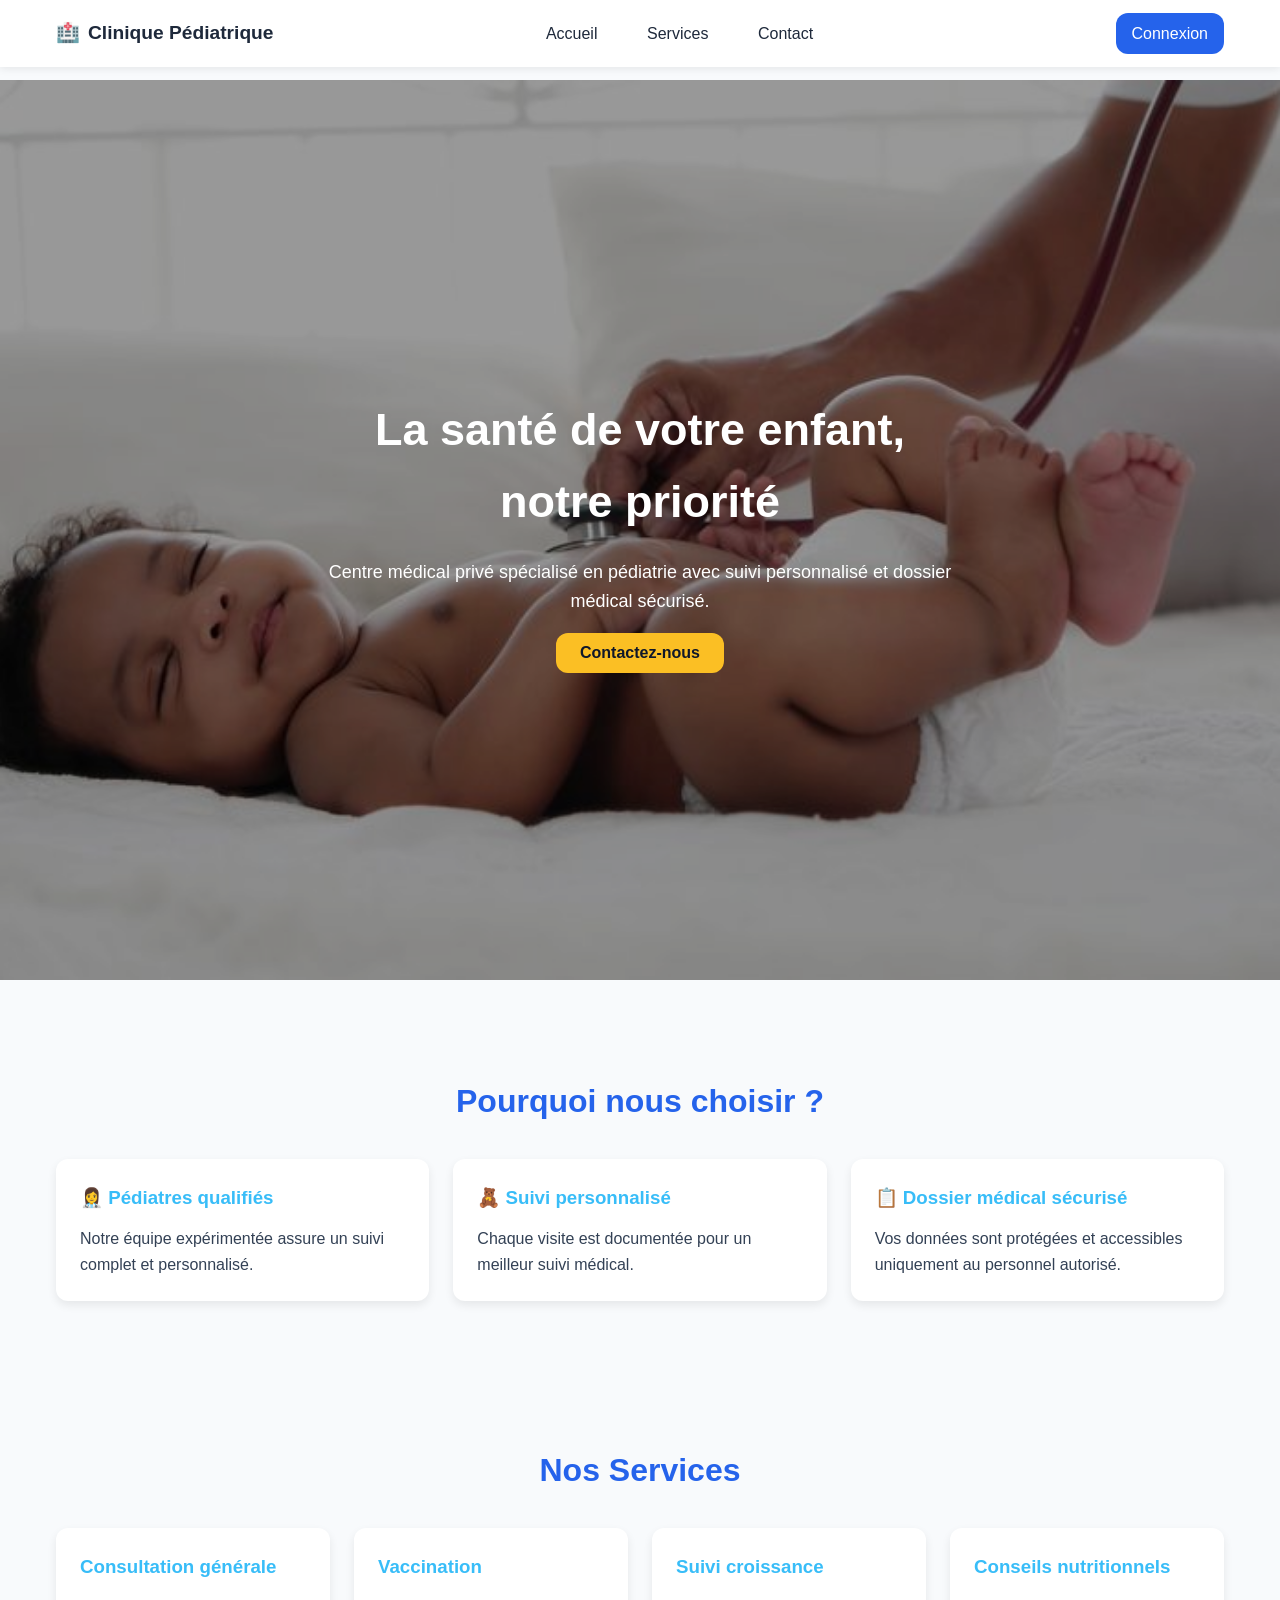
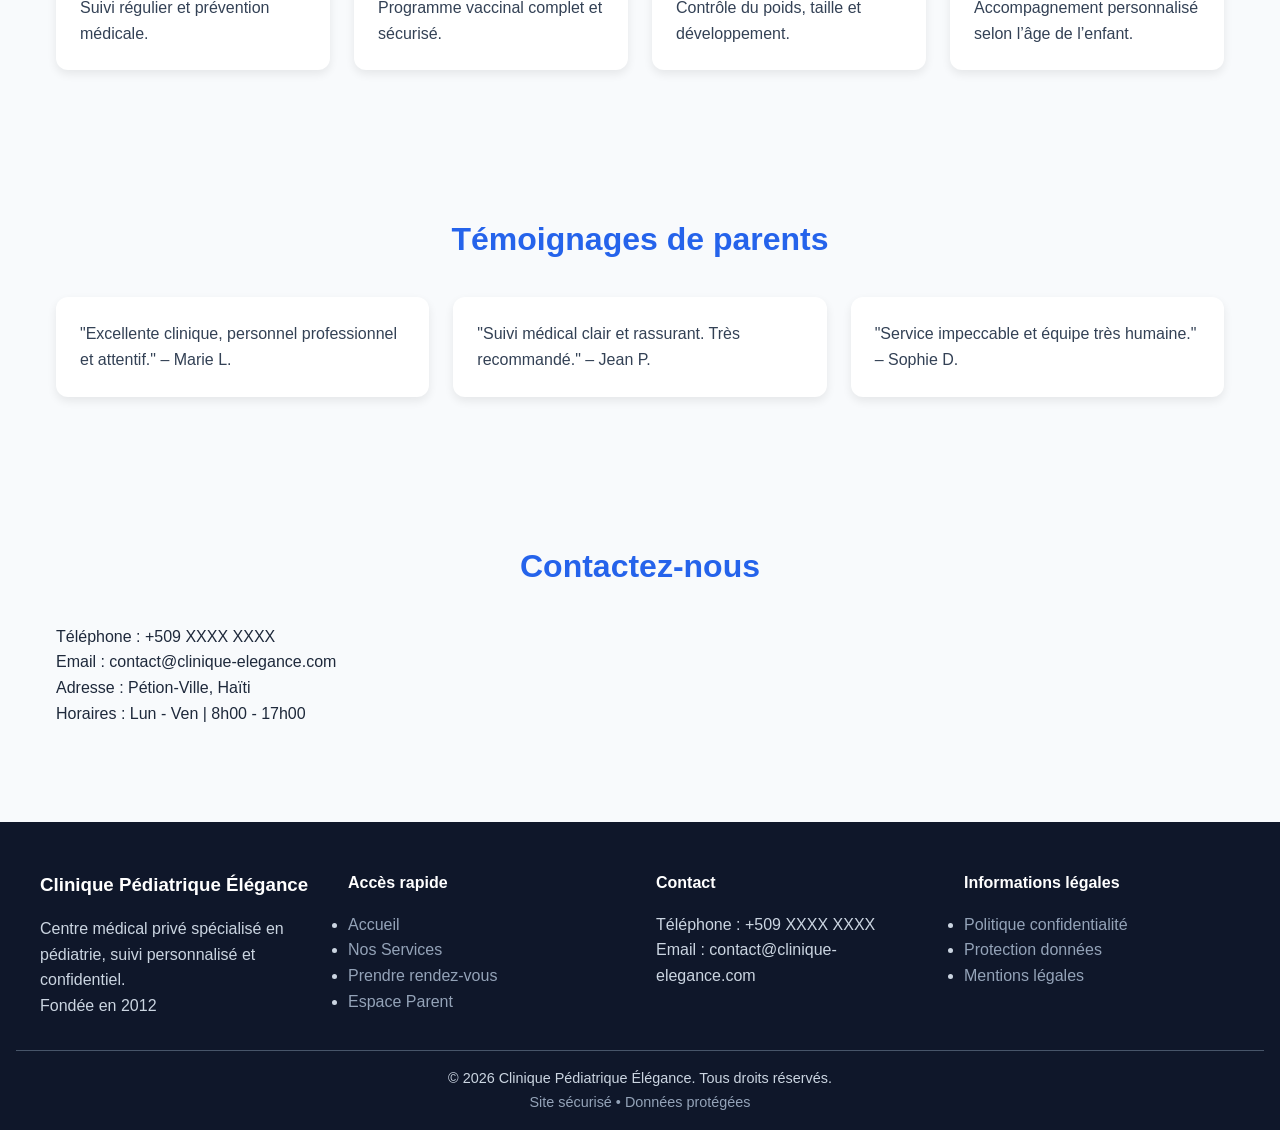
<file: index.html>
<!DOCTYPE html>
<html lang="fr">
<head>
  <meta charset="UTF-8">
  <meta name="viewport" content="width=device-width, initial-scale=1.0">
  <title>Clinique Pédiatrique Élégance</title>
  <link rel="stylesheet" href="css/index.css">
</head>
<body>

<!-- ================= NAVBAR PRO ================= -->
<nav class="navbar">

  <div class="nav-container">

    <!-- LOGO -->
    <div class="logo">
      <span class="logo-icon">🏥</span>
      <span class="logo-text">Clinique Pédiatrique</span>
    </div>

    <!-- MENU TOGGLE MOBILE -->
    <div class="menu-toggle">&#9776;</div>

    <!-- NAVIGATION -->
        <div class="nav-links">
            <a href="index.html">Accueil</a>
            <a href="service.html">Services</a>
            <a href="contact.html">Contact</a>

            <!-- bouton mobile -->
            <a href="login.html" class="mobile-login">Connexion</a>
        </div>

        <!-- bouton desktop -->
        <a href="login.html" class="btn-login desktop-login">Connexion</a>

  </div>

</nav>


<!-- ================= HERO AVEC SLIDER ================= -->
<section class="hero" id="home">

  <!-- SLIDER IMAGES -->
  <div class="slide active">
    <img src="images/slide1.jpg" alt="Clinique">
  </div>

  <div class="slide">
    <img src="images/slide2.jpg" alt="Pédiatrie">
  </div>

  <div class="slide">
    <img src="images/slide3.jpg" alt="Soins enfants">
  </div>

  <!-- TEXTE AU CENTRE -->
  <div class="hero-content">
    <h1>La santé de votre enfant, notre priorité</h1>
    <p>
      Centre médical privé spécialisé en pédiatrie avec suivi personnalisé 
      et dossier médical sécurisé.
    </p>
    <a href="register.html" class="btn btn-primary">
      Contactez-nous
    </a>
  </div>

</section>


<!-- ================= POURQUOI ================= -->
<section class="section" id="why">
  <h2>Pourquoi nous choisir ?</h2>

  <div class="cards-container">

    <div class="card">
      <h3>👩‍⚕️ Pédiatres qualifiés</h3>
      <p>Notre équipe expérimentée assure un suivi complet et personnalisé.</p>
    </div>

    <div class="card">
      <h3>🧸 Suivi personnalisé</h3>
      <p>Chaque visite est documentée pour un meilleur suivi médical.</p>
    </div>

    <div class="card">
      <h3>📋 Dossier médical sécurisé</h3>
      <p>Vos données sont protégées et accessibles uniquement au personnel autorisé.</p>
    </div>

  </div>
</section>


<!-- ================= SERVICES ================= -->
<section class="section" id="services">
  <h2>Nos Services</h2>

  <div class="cards-container">

    <div class="card">
      <h3>Consultation générale</h3>
      <p>Suivi régulier et prévention médicale.</p>
    </div>

    <div class="card">
      <h3>Vaccination</h3>
      <p>Programme vaccinal complet et sécurisé.</p>
    </div>

    <div class="card">
      <h3>Suivi croissance</h3>
      <p>Contrôle du poids, taille et développement.</p>
    </div>

    <div class="card">
      <h3>Conseils nutritionnels</h3>
      <p>Accompagnement personnalisé selon l’âge de l’enfant.</p>
    </div>

  </div>
</section>


<!-- ================= TESTIMONIALS ================= -->
<section class="section" id="testimonials">
  <h2>Témoignages de parents</h2>

  <div class="cards-container">

    <div class="card">
      <p>"Excellente clinique, personnel professionnel et attentif." – Marie L.</p>
    </div>

    <div class="card">
      <p>"Suivi médical clair et rassurant. Très recommandé." – Jean P.</p>
    </div>

    <div class="card">
      <p>"Service impeccable et équipe très humaine." – Sophie D.</p>
    </div>

  </div>
</section>


<!-- ================= CONTACT ================= -->
<section class="section" id="contact">
  <h2>Contactez-nous</h2>

  <p>Téléphone : +509 XXXX XXXX</p>
  <p>Email : contact@clinique-elegance.com</p>
  <p>Adresse : Pétion-Ville, Haïti</p>
  <p>Horaires : Lun - Ven | 8h00 - 17h00</p>

</section>


<!-- ================= FOOTER ================= -->
<footer class="footer">

  <div class="footer-container">

    <div class="footer-col">
      <h3>Clinique Pédiatrique Élégance</h3>
      <p>
        Centre médical privé spécialisé en pédiatrie,
        suivi personnalisé et confidentiel.
      </p>
      <p class="footer-founded">Fondée en 2012</p>
    </div>

    <div class="footer-col">
      <h4>Accès rapide</h4>
      <ul>
        <li><a href="#home">Accueil</a></li>
        <li><a href="#services">Nos Services</a></li>
        <li><a href="register.html">Prendre rendez-vous</a></li>
        <li><a href="login.html">Espace Parent</a></li>
      </ul>
    </div>

    <div class="footer-col">
      <h4>Contact</h4>
      <p>Téléphone : +509 XXXX XXXX</p>
      <p>Email : contact@clinique-elegance.com</p>
    </div>

    <div class="footer-col">
      <h4>Informations légales</h4>
      <ul>
        <li><a href="#">Politique confidentialité</a></li>
        <li><a href="#">Protection données</a></li>
        <li><a href="#">Mentions légales</a></li>
      </ul>
    </div>

  </div>

  <div class="footer-bottom">
    <p>© 2026 Clinique Pédiatrique Élégance. Tous droits réservés.</p>
    <p class="secure">Site sécurisé • Données protégées</p>
  </div>

</footer>


<!-- ================= MENU TOGGLE SCRIPT ================= -->
<script>
const toggle = document.querySelector(".menu-toggle");
const navLinks = document.querySelector(".nav-links");
const navItems = document.querySelectorAll(".nav-links a");

// Ouvrir / fermer
toggle.addEventListener("click", () => {
  navLinks.classList.toggle("active");
});

// Fermer quand on clique sur un lien
navItems.forEach(item => {
  item.addEventListener("click", () => {
    navLinks.classList.remove("active");
  });
});

// Fermer si on clique en dehors du menu
document.addEventListener("click", (e) => {
  if (!navLinks.contains(e.target) && !toggle.contains(e.target)) {
    navLinks.classList.remove("active");
  }
});
</script>


<!-- ================= HERO SLIDER SCRIPT ================= -->
<script>
let slides = document.querySelectorAll(".slide");
let current = 0;

function showSlide(index) {
  slides.forEach(slide => slide.classList.remove("active"));
  slides[index].classList.add("active");
}

function nextSlide() {
  current++;
  if (current >= slides.length) {
    current = 0;
  }
  showSlide(current);
}

showSlide(current);
setInterval(nextSlide, 4000);
</script>

</body>
</html>
</file>
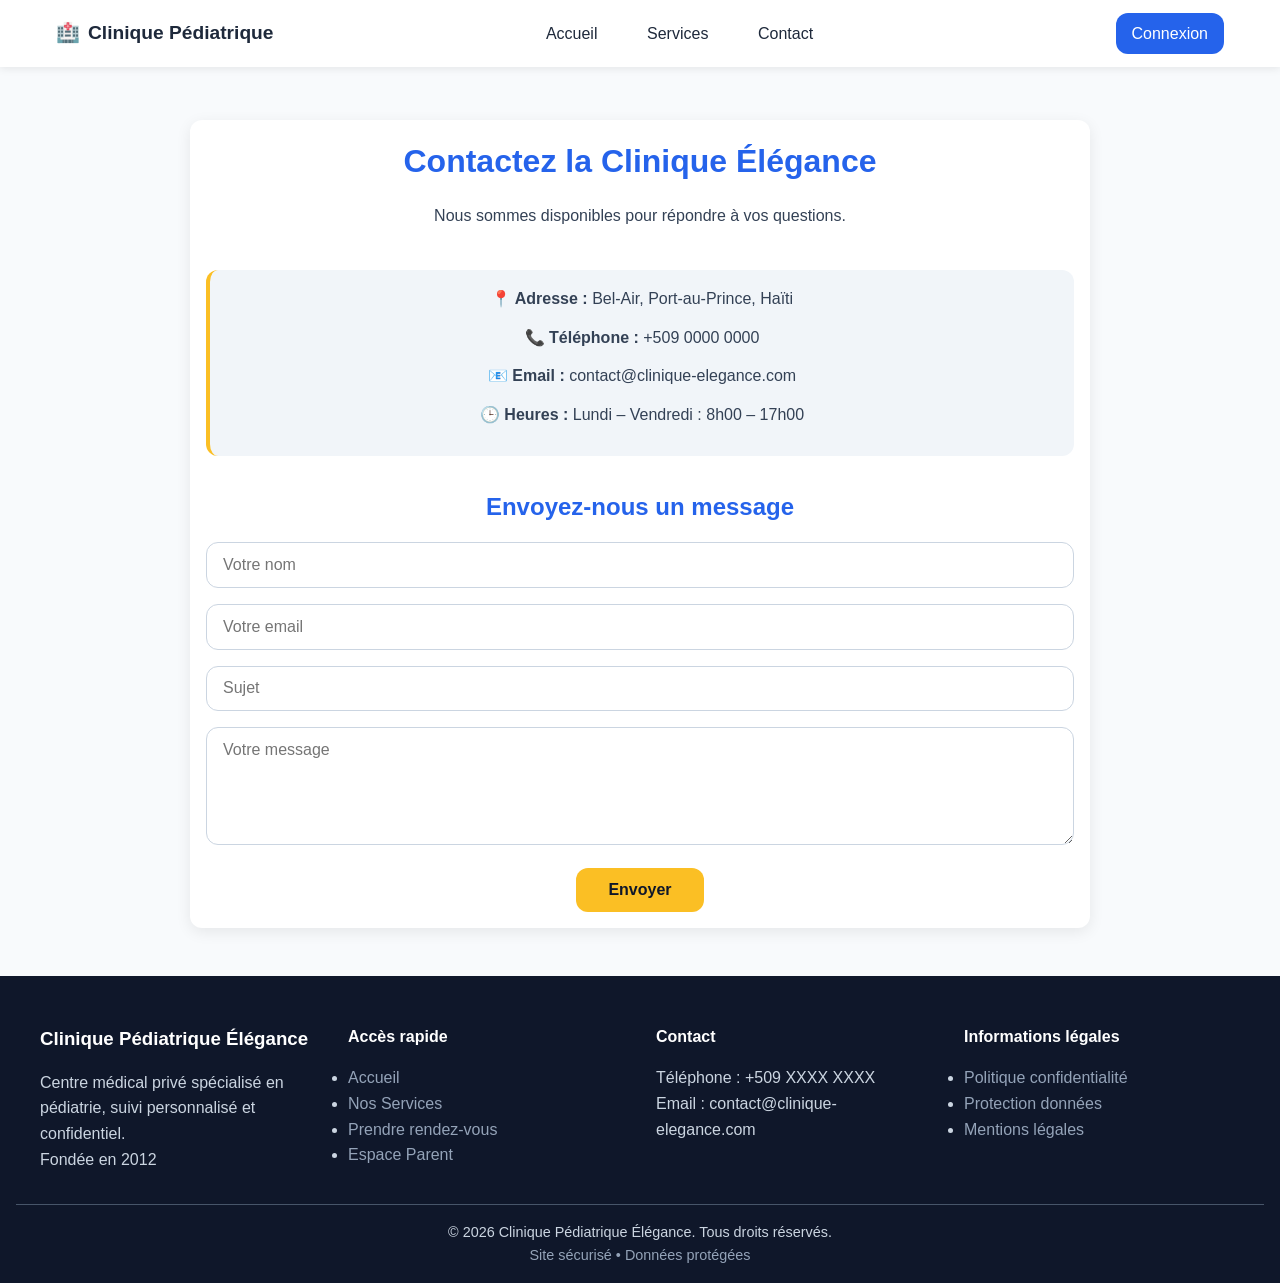
<file: contact.html>
<!DOCTYPE html>
<html lang="fr">
<head>

<meta charset="UTF-8">
<meta name="viewport" content="width=device-width, initial-scale=1.0">

<title>Contact | Clinique Élégance</title>

<link href="https://fonts.googleapis.com/css2?family=Inter:wght@300;400;500;600&display=swap" rel="stylesheet">
<link rel="stylesheet" href="css/contact.css">

</head>

<body>

<!-- ================= NAVBAR PRO ================= -->
<nav class="navbar">

  <div class="nav-container">

    <!-- LOGO -->
    <div class="logo">
      <span class="logo-icon">🏥</span>
      <span class="logo-text">Clinique Pédiatrique</span>
    </div>

    <!-- MENU TOGGLE MOBILE -->
    <div class="menu-toggle">&#9776;</div>

    <!-- NAVIGATION -->
        <div class="nav-links">
            <a href="index.html">Accueil</a>
            <a href="service.html">Services</a>
            <a href="contact.html">Contact</a>

            <!-- bouton mobile -->
            <a href="login.html" class="mobile-login">Connexion</a>
        </div>

        <!-- bouton desktop -->
        <a href="login.html" class="btn-login desktop-login">Connexion</a>

  </div>

</nav>

    <div class="container">

        <h1>Contactez la Clinique Élégance</h1>

        <p>Nous sommes disponibles pour répondre à vos questions.</p>

        <br>

        <div class="info">

            <p><strong>📍 Adresse :</strong> Bel-Air, Port-au-Prince, Haïti</p>

            <p><strong>📞 Téléphone :</strong> +509 0000 0000</p>

            <p><strong>📧 Email :</strong> contact@clinique-elegance.com</p>

            <p><strong>🕒 Heures :</strong> Lundi – Vendredi : 8h00 – 17h00</p>

        </div>

        <h2>Envoyez-nous un message</h2>

        <form>

            <div class="form-group">
            <input type="text" placeholder="Votre nom">
            </div>

            <div class="form-group">
            <input type="email" placeholder="Votre email">
            </div>

            <div class="form-group">
            <input type="text" placeholder="Sujet">
            </div>

            <div class="form-group">
            <textarea rows="5" placeholder="Votre message"></textarea>
            </div>

            <button type="submit">Envoyer</button>

        </form>

    </div>


<!-- ================= FOOTER ================= -->
<footer class="footer">

  <div class="footer-container">

    <div class="footer-col">
      <h3>Clinique Pédiatrique Élégance</h3>
      <p>
        Centre médical privé spécialisé en pédiatrie,
        suivi personnalisé et confidentiel.
      </p>
      <p class="footer-founded">Fondée en 2012</p>
    </div>

    <div class="footer-col">
      <h4>Accès rapide</h4>
      <ul>
        <li><a href="#home">Accueil</a></li>
        <li><a href="#services">Nos Services</a></li>
        <li><a href="register.html">Prendre rendez-vous</a></li>
        <li><a href="login.html">Espace Parent</a></li>
      </ul>
    </div>

    <div class="footer-col">
      <h4>Contact</h4>
      <p>Téléphone : +509 XXXX XXXX</p>
      <p>Email : contact@clinique-elegance.com</p>
    </div>

    <div class="footer-col">
      <h4>Informations légales</h4>
      <ul>
        <li><a href="#">Politique confidentialité</a></li>
        <li><a href="#">Protection données</a></li>
        <li><a href="#">Mentions légales</a></li>
      </ul>
    </div>

  </div>

  <div class="footer-bottom">
    <p>© 2026 Clinique Pédiatrique Élégance. Tous droits réservés.</p>
    <p class="secure">Site sécurisé • Données protégées</p>
  </div>

</footer>

<!-- ================= MENU TOGGLE SCRIPT ================= -->
<script>
const toggle = document.querySelector(".menu-toggle");
const navLinks = document.querySelector(".nav-links");
const navItems = document.querySelectorAll(".nav-links a");

// Ouvrir / fermer
toggle.addEventListener("click", () => {
  navLinks.classList.toggle("active");
});

// Fermer quand on clique sur un lien
navItems.forEach(item => {
  item.addEventListener("click", () => {
    navLinks.classList.remove("active");
  });
});

// Fermer si on clique en dehors du menu
document.addEventListener("click", (e) => {
  if (!navLinks.contains(e.target) && !toggle.contains(e.target)) {
    navLinks.classList.remove("active");
  }
});
</script>

</body>
</html>
</file>
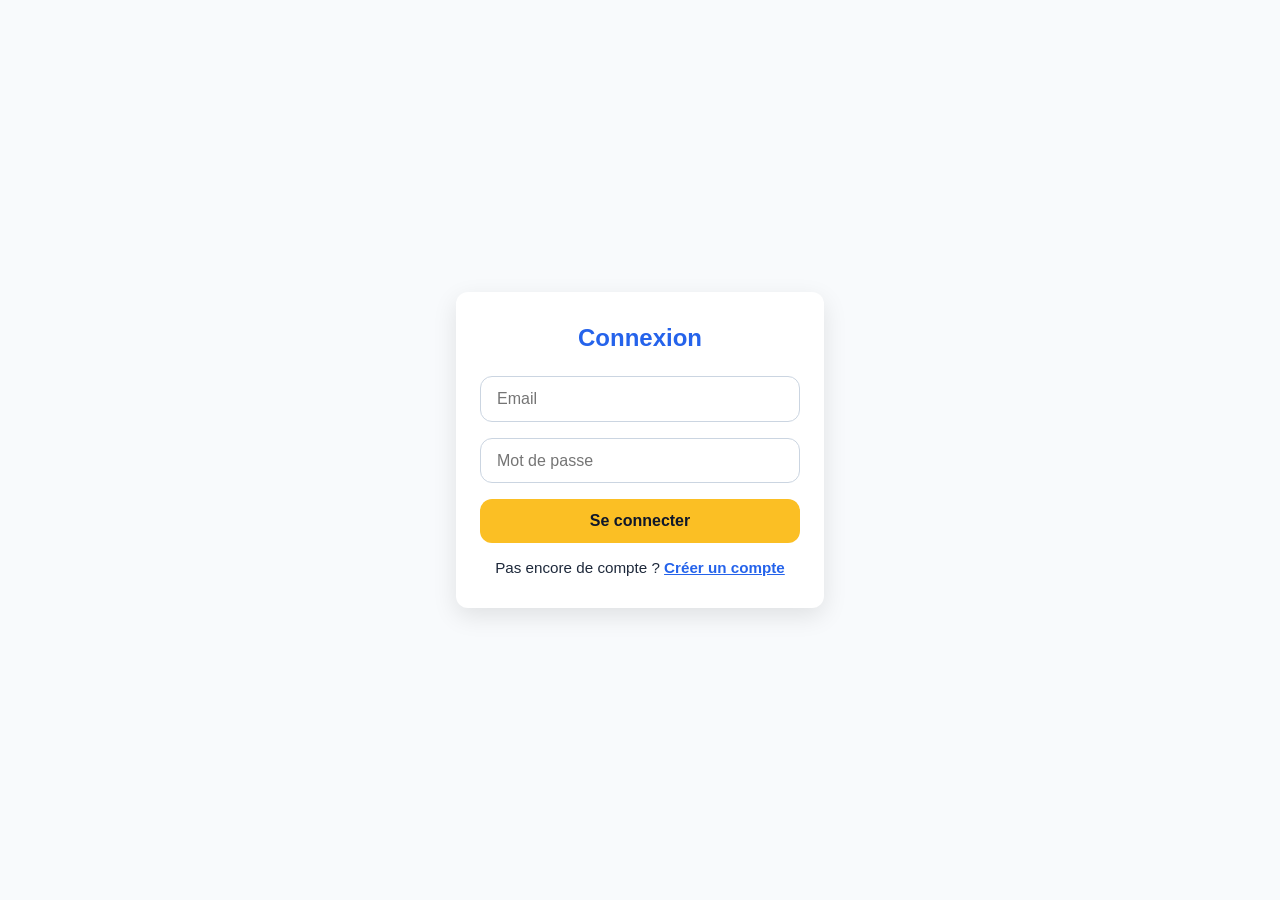
<file: login.html>
<!DOCTYPE html>
<html lang="fr">
<head>
<meta charset="UTF-8">
<meta name="viewport" content="width=device-width, initial-scale=1.0">
<title>Connexion | Clinique Élégance</title>
<link rel="stylesheet" href="css/auth.css">

</head>
<body>

<div class="login-wrapper">
  <div class="login-card">
    <h2>Connexion</h2>

    <div class="error" id="errorMsg"></div>

    <form id="loginForm">
      <input type="email" id="email" placeholder="Email" required>
      <input type="password" id="password" placeholder="Mot de passe" required>
      <button type="submit">Se connecter</button>
    </form>

    <p>Pas encore de compte ? <a href="register.html">Créer un compte</a></p>
  </div>
</div>

<script>
document.getElementById("loginForm").addEventListener("submit", function(e){
  e.preventDefault();

  const email = document.getElementById("email").value;
  const password = document.getElementById("password").value;
  const errorMsg = document.getElementById("errorMsg");

  if(password.length < 6){
    errorMsg.innerText = "Mot de passe minimum 6 caractères";
    return;
  }

  // Simulation connexion
  const user = {
    email: email,
    role: email.includes("admin") ? "admin" :
          email.includes("manager") ? "manager" : "parent"
  };

  localStorage.setItem("user", JSON.stringify(user));

  window.location.href = "dashboard.html";
});
</script>

</body>
</html>
</file>
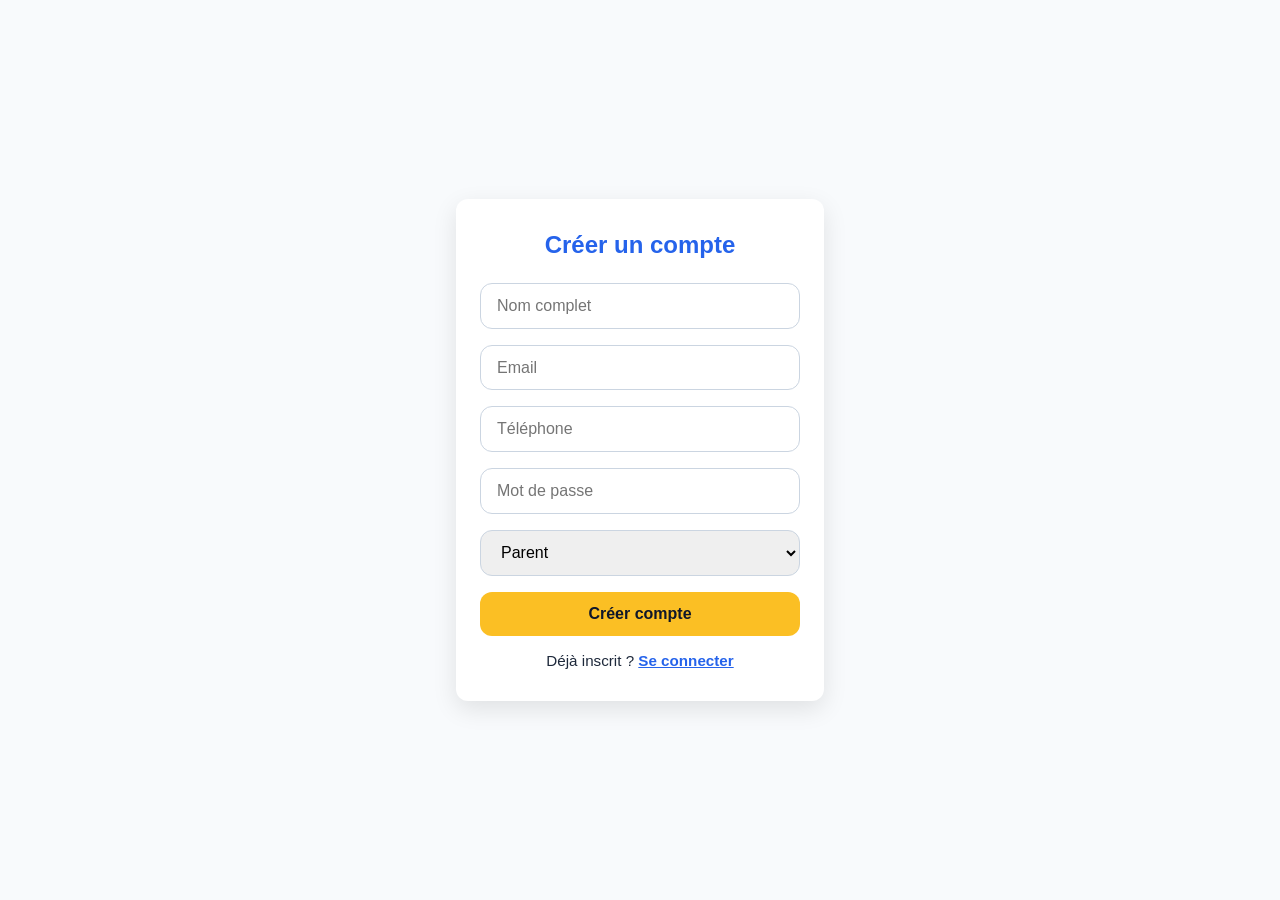
<file: register.html>
<!DOCTYPE html>
<html lang="fr">
<head>
<meta charset="UTF-8">
<meta name="viewport" content="width=device-width, initial-scale=1.0">
<title>Créer un compte | Clinique Élégance</title>
<link rel="stylesheet" href="css/auth.css">

</head>
<body>

<div class="register-wrapper">
  <div class="register-card">
    <h2>Créer un compte</h2>

    <div class="error" id="errorMsg"></div>

    <form id="registerForm">
      <input type="text" id="name" placeholder="Nom complet" required>
      <input type="email" id="email" placeholder="Email" required>
      <input type="tel" id="phone" placeholder="Téléphone" required>
      <input type="password" id="password" placeholder="Mot de passe" required>

      <select id="role">
        <option value="parent">Parent</option>
      </select>

      <button type="submit">Créer compte</button>
    </form>

    <p>Déjà inscrit ? <a href="login.html">Se connecter</a></p>
  </div>
</div>

<script>
document.getElementById("registerForm").addEventListener("submit", function(e){
  e.preventDefault();

  const password = document.getElementById("password").value;
  const errorMsg = document.getElementById("errorMsg");

  if(password.length < 6){
    errorMsg.innerText = "Mot de passe minimum 6 caractères";
    return;
  }

  alert("Compte créé avec succès (simulation)");
  window.location.href = "login.html";
});
</script>

</body>
</html>
</file>
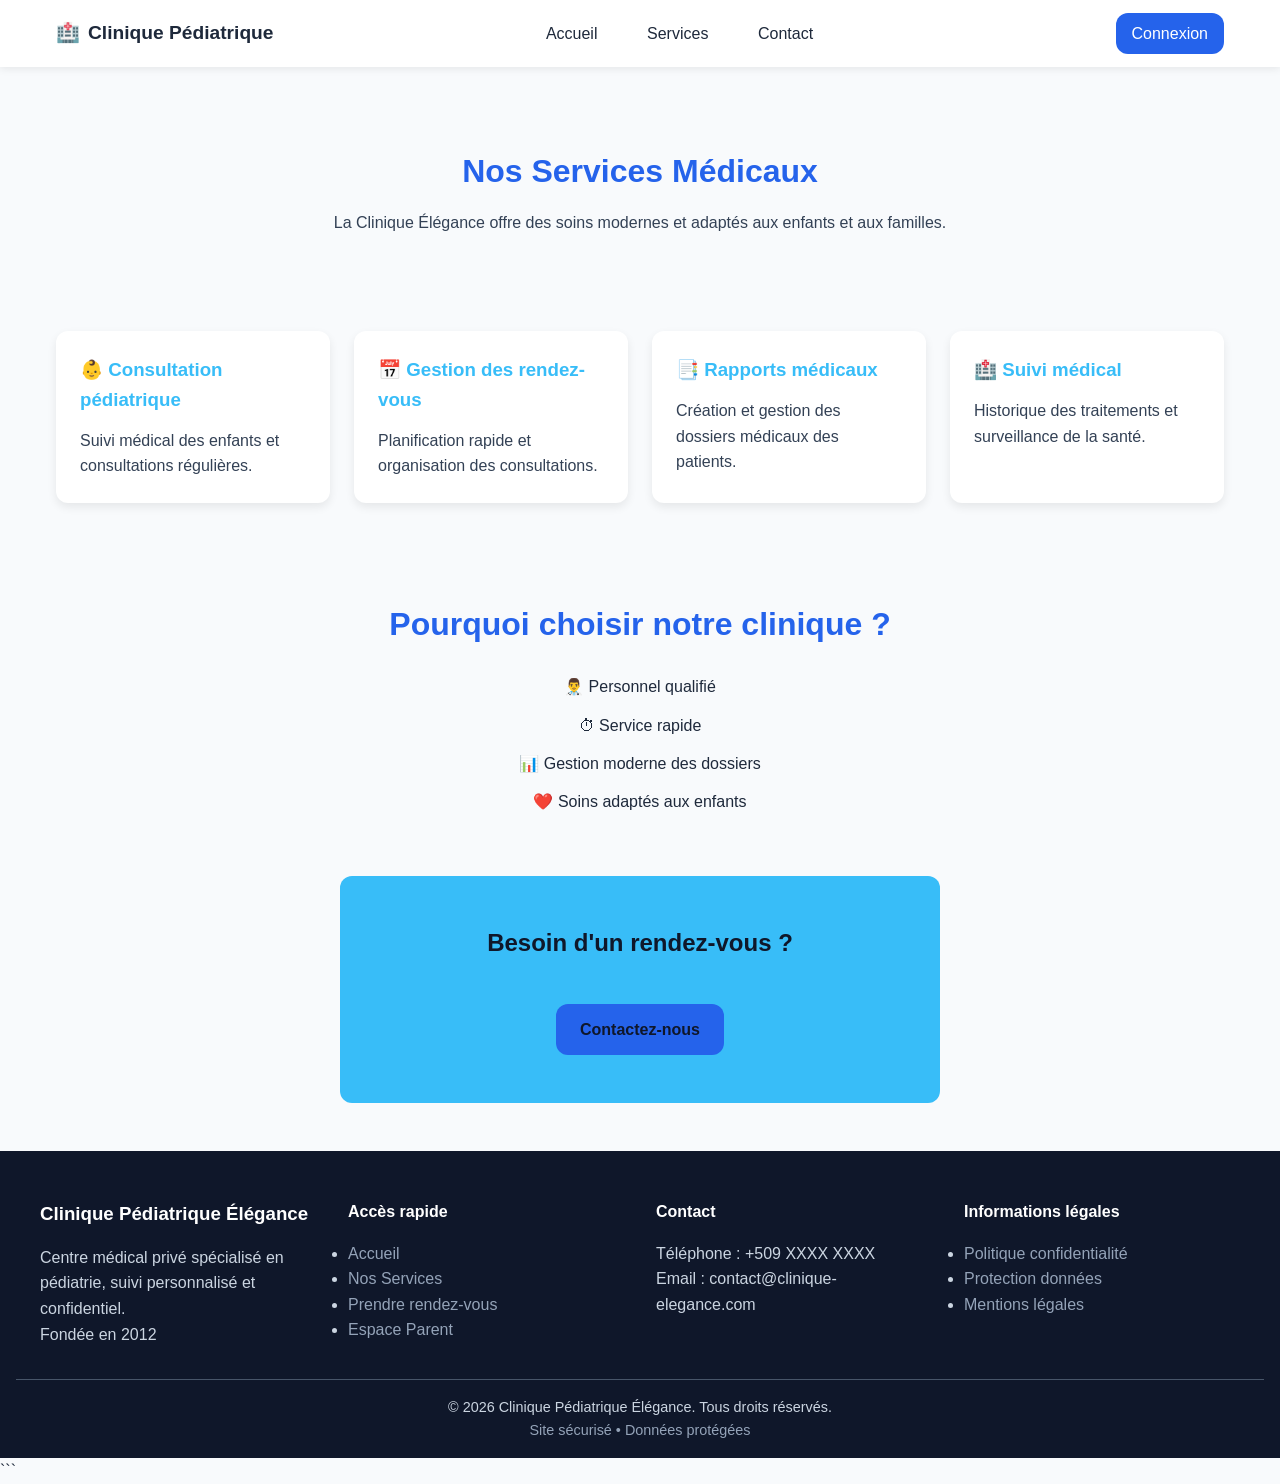
<file: service.html>
```html
<!DOCTYPE html>
<html lang="fr">
<head>

<meta charset="UTF-8">
<meta name="viewport" content="width=device-width, initial-scale=1.0">

<title>Services | Clinique Élégance</title>

<link href="https://fonts.googleapis.com/css2?family=Inter:wght@300;400;500;600&display=swap" rel="stylesheet">
<link rel="stylesheet" href="css/service.css">

</head>

<body>

<!-- ================= NAVBAR PRO ================= -->
<nav class="navbar">

  <div class="nav-container">

    <!-- LOGO -->
    <div class="logo">
      <span class="logo-icon">🏥</span>
      <span class="logo-text">Clinique Pédiatrique</span>
    </div>

    <!-- MENU TOGGLE MOBILE -->
    <div class="menu-toggle">&#9776;</div>

    <!-- NAVIGATION -->
        <div class="nav-links">
            <a href="index.html">Accueil</a>
            <a href="service.html">Services</a>
            <a href="contact.html">Contact</a>

            <!-- bouton mobile -->
            <a href="login.html" class="mobile-login">Connexion</a>
        </div>

        <!-- bouton desktop -->
        <a href="login.html" class="btn-login desktop-login">Connexion</a>

  </div>

</nav>

<section class="hero">

<h1>Nos Services Médicaux</h1>

<p>La Clinique Élégance offre des soins modernes et adaptés aux enfants et aux familles.</p>

</section>

<section class="services">

<div class="card">
<h3>👶 Consultation pédiatrique</h3>
<p>Suivi médical des enfants et consultations régulières.</p>
</div>

<div class="card">
<h3>📅 Gestion des rendez-vous</h3>
<p>Planification rapide et organisation des consultations.</p>
</div>

<div class="card">
<h3>📑 Rapports médicaux</h3>
<p>Création et gestion des dossiers médicaux des patients.</p>
</div>

<div class="card">
<h3>🏥 Suivi médical</h3>
<p>Historique des traitements et surveillance de la santé.</p>
</div>

</section>

<section class="advantages">

<h2>Pourquoi choisir notre clinique ?</h2>

<ul>

<li>👨‍⚕️ Personnel qualifié</li>

<li>⏱ Service rapide</li>

<li>📊 Gestion moderne des dossiers</li>

<li>❤️ Soins adaptés aux enfants</li>

</ul>

</section>

<section class="contact-cta">

<h2>Besoin d'un rendez-vous ?</h2>

<br>

<a href="contact.html">Contactez-nous</a>

</section>

<!-- ================= FOOTER ================= -->
<footer class="footer">

  <div class="footer-container">

    <div class="footer-col">
      <h3>Clinique Pédiatrique Élégance</h3>
      <p>
        Centre médical privé spécialisé en pédiatrie,
        suivi personnalisé et confidentiel.
      </p>
      <p class="footer-founded">Fondée en 2012</p>
    </div>

    <div class="footer-col">
      <h4>Accès rapide</h4>
      <ul>
        <li><a href="#home">Accueil</a></li>
        <li><a href="#services">Nos Services</a></li>
        <li><a href="register.html">Prendre rendez-vous</a></li>
        <li><a href="login.html">Espace Parent</a></li>
      </ul>
    </div>

    <div class="footer-col">
      <h4>Contact</h4>
      <p>Téléphone : +509 XXXX XXXX</p>
      <p>Email : contact@clinique-elegance.com</p>
    </div>

    <div class="footer-col">
      <h4>Informations légales</h4>
      <ul>
        <li><a href="#">Politique confidentialité</a></li>
        <li><a href="#">Protection données</a></li>
        <li><a href="#">Mentions légales</a></li>
      </ul>
    </div>

  </div>

  <div class="footer-bottom">
    <p>© 2026 Clinique Pédiatrique Élégance. Tous droits réservés.</p>
    <p class="secure">Site sécurisé • Données protégées</p>
  </div>

</footer>


<!-- ================= MENU TOGGLE SCRIPT ================= -->
<script>
const toggle = document.querySelector(".menu-toggle");
const navLinks = document.querySelector(".nav-links");
const navItems = document.querySelectorAll(".nav-links a");

// Ouvrir / fermer
toggle.addEventListener("click", () => {
  navLinks.classList.toggle("active");
});

// Fermer quand on clique sur un lien
navItems.forEach(item => {
  item.addEventListener("click", () => {
    navLinks.classList.remove("active");
  });
});

// Fermer si on clique en dehors du menu
document.addEventListener("click", (e) => {
  if (!navLinks.contains(e.target) && !toggle.contains(e.target)) {
    navLinks.classList.remove("active");
  }
});
</script>

</body>
</html>
```
</file>
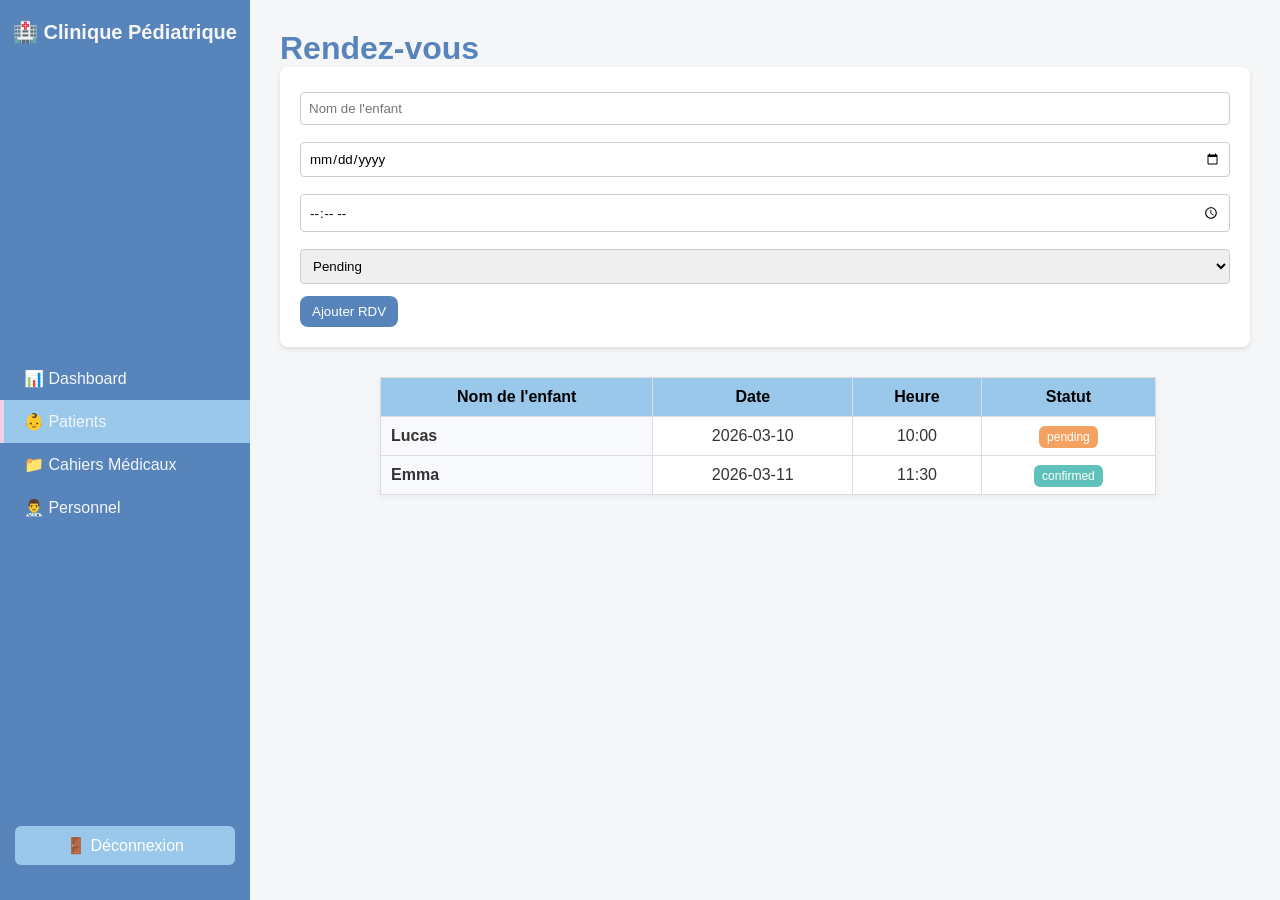
<file: pages/appointments.html>
<!-- Appointment JS correspondant -->
<!-- <script src="../js/appointments.js"></script> -->

<!DOCTYPE html>
<html lang="fr">
<head>
  <meta charset="UTF-8">
  <meta name="viewport" content="width=device-width, initial-scale=1.0">
  <title>Rendez-vous</title>
  <link rel="stylesheet" href="../css/styles.css">
</head>
<body>


  <!-- SIDEBAR -->
  <aside class="sidebar">

  <div class="sidebar-logo">
  🏥 Clinique Pédiatrique
  </div>

  <nav class="sidebar-menu">

  <a href="dashboard.html">📊 Dashboard</a>

  <a href="children.html" class="active">👶 Patients</a>

  <a href="reports.html">📁 Cahiers Médicaux</a>

  <a href="#">👨‍⚕️ Personnel</a>

  </nav>

  <div class="logout">
  <a href="#">🚪 Déconnexion</a>
  </div>

  </aside>

  <main class="main-content">
  
  <h1>Rendez-vous</h1>
  
  <form id="appointmentForm">
    <input type="text" id="apptChild" placeholder="Nom de l'enfant" required>
    <input type="date" id="apptDate" required>
    <input type="time" id="apptTime" required>
    <select id="apptStatus">
      <option value="pending">Pending</option>
      <option value="confirmed">Confirmed</option>
      <option value="cancelled">Cancelled</option>
    </select>
    <button type="submit">Ajouter RDV</button>
  </form>

  <table id="appointmentsTable">
    <thead>
      <tr>
        <th>Nom de l'enfant</th>
        <th>Date</th>
        <th>Heure</th>
        <th>Statut</th>
      </tr>
    </thead>
    <tbody></tbody>
  </table>
</main>
  <script src="../js/appointments.js"></script>
</body>
</html>
</file>
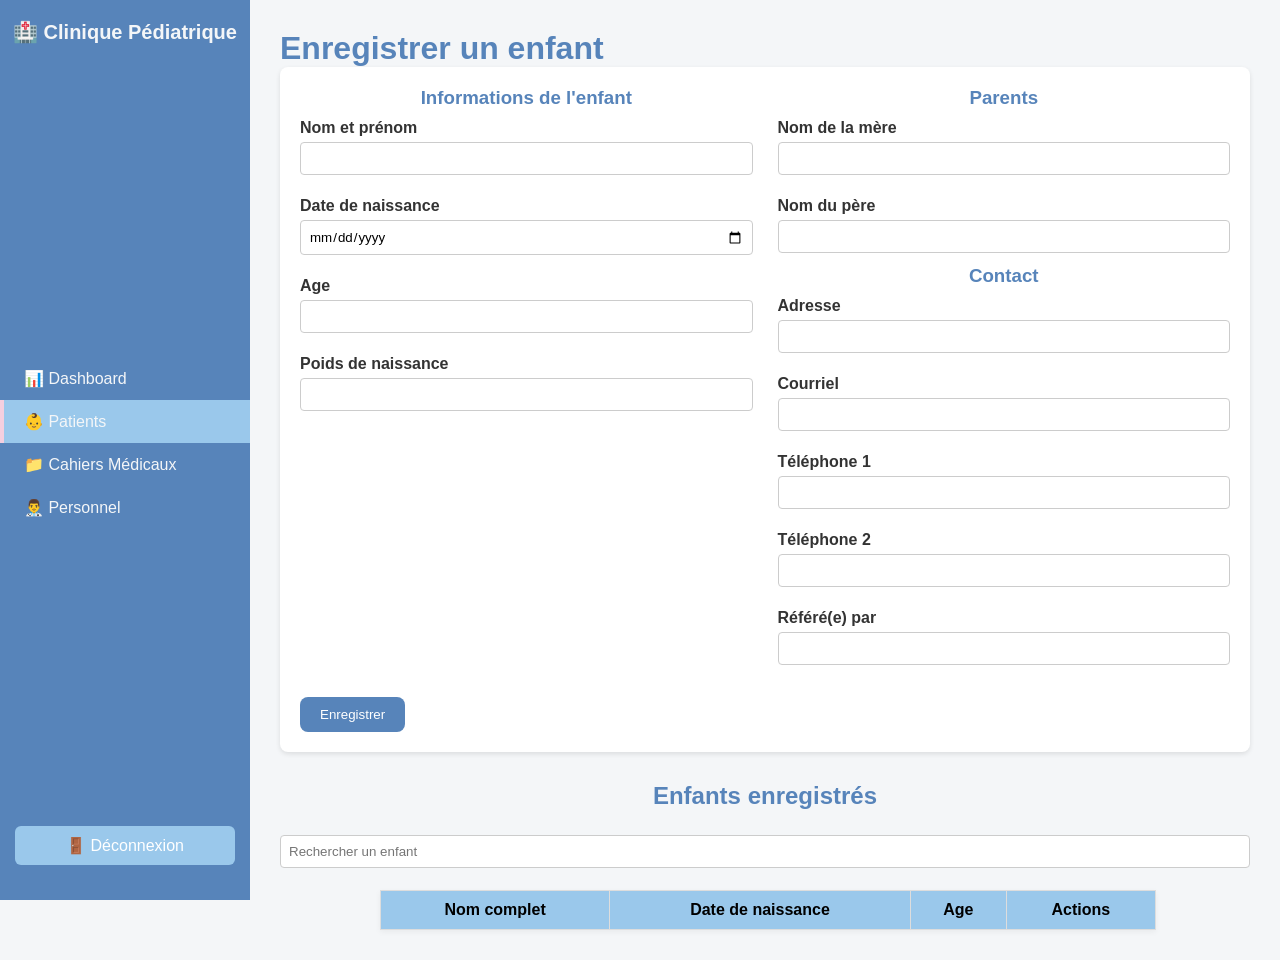
<file: pages/children.html>
<!DOCTYPE html>
<html lang="fr">
<head>
<meta charset="UTF-8">
<title>Patients - Clinique Pédiatrique</title>
<link rel="stylesheet" href="../css/styles.css">
</head>

<body>

<!-- SIDEBAR -->
<aside class="sidebar">

<div class="sidebar-logo">
🏥 Clinique Pédiatrique
</div>

<nav class="sidebar-menu">

<a href="dashboard.html">📊 Dashboard</a>

<a href="children.html" class="active">👶 Patients</a>

<a href="reports.html">📁 Cahiers Médicaux</a>

<a href="#">👨‍⚕️ Personnel</a>

</nav>

<div class="logout">
<a href="#">🚪 Déconnexion</a>
</div>

</aside>


<!-- MAIN CONTENT -->
<main class="main-content">

<h1>Enregistrer un enfant</h1>

<form id="childForm">

<div class="grid">

<div>

<h3>Informations de l'enfant</h3>

<label>Nom et prénom</label>
<input type="text" id="fullname" required>

<label>Date de naissance</label>
<input type="date" id="birthdate" required>

<label>Age</label>
<input type="text" id="age" readonly>

<label>Poids de naissance</label>
<input type="text" id="birthweight">

</div>

<div>

<h3>Parents</h3>

<label>Nom de la mère</label>
<input type="text" id="mother">

<label>Nom du père</label>
<input type="text" id="father">

<h3>Contact</h3>

<label>Adresse</label>
<input type="text" id="address">

<label>Courriel</label>
<input type="email" id="email">

<label>Téléphone 1</label>
<input type="text" id="phone1">

<label>Téléphone 2</label>
<input type="text" id="phone2">

<label>Référé(e) par</label>
<input type="text" id="referrer">

</div>

</div>

<button type="submit" class="save">Enregistrer</button>

</form>

<h2>Enfants enregistrés</h2>

<input type="text" id="searchInput" placeholder="Rechercher un enfant">

<table>

<thead>
<tr>
<th>Nom complet</th>
<th>Date de naissance</th>
<th>Age</th>
<th>Actions</th>
</tr>
</thead>

<tbody id="childrenTable"></tbody>

</table>

</main>

<script src="../js/children.js"></script>

</body>
</html>
</file>
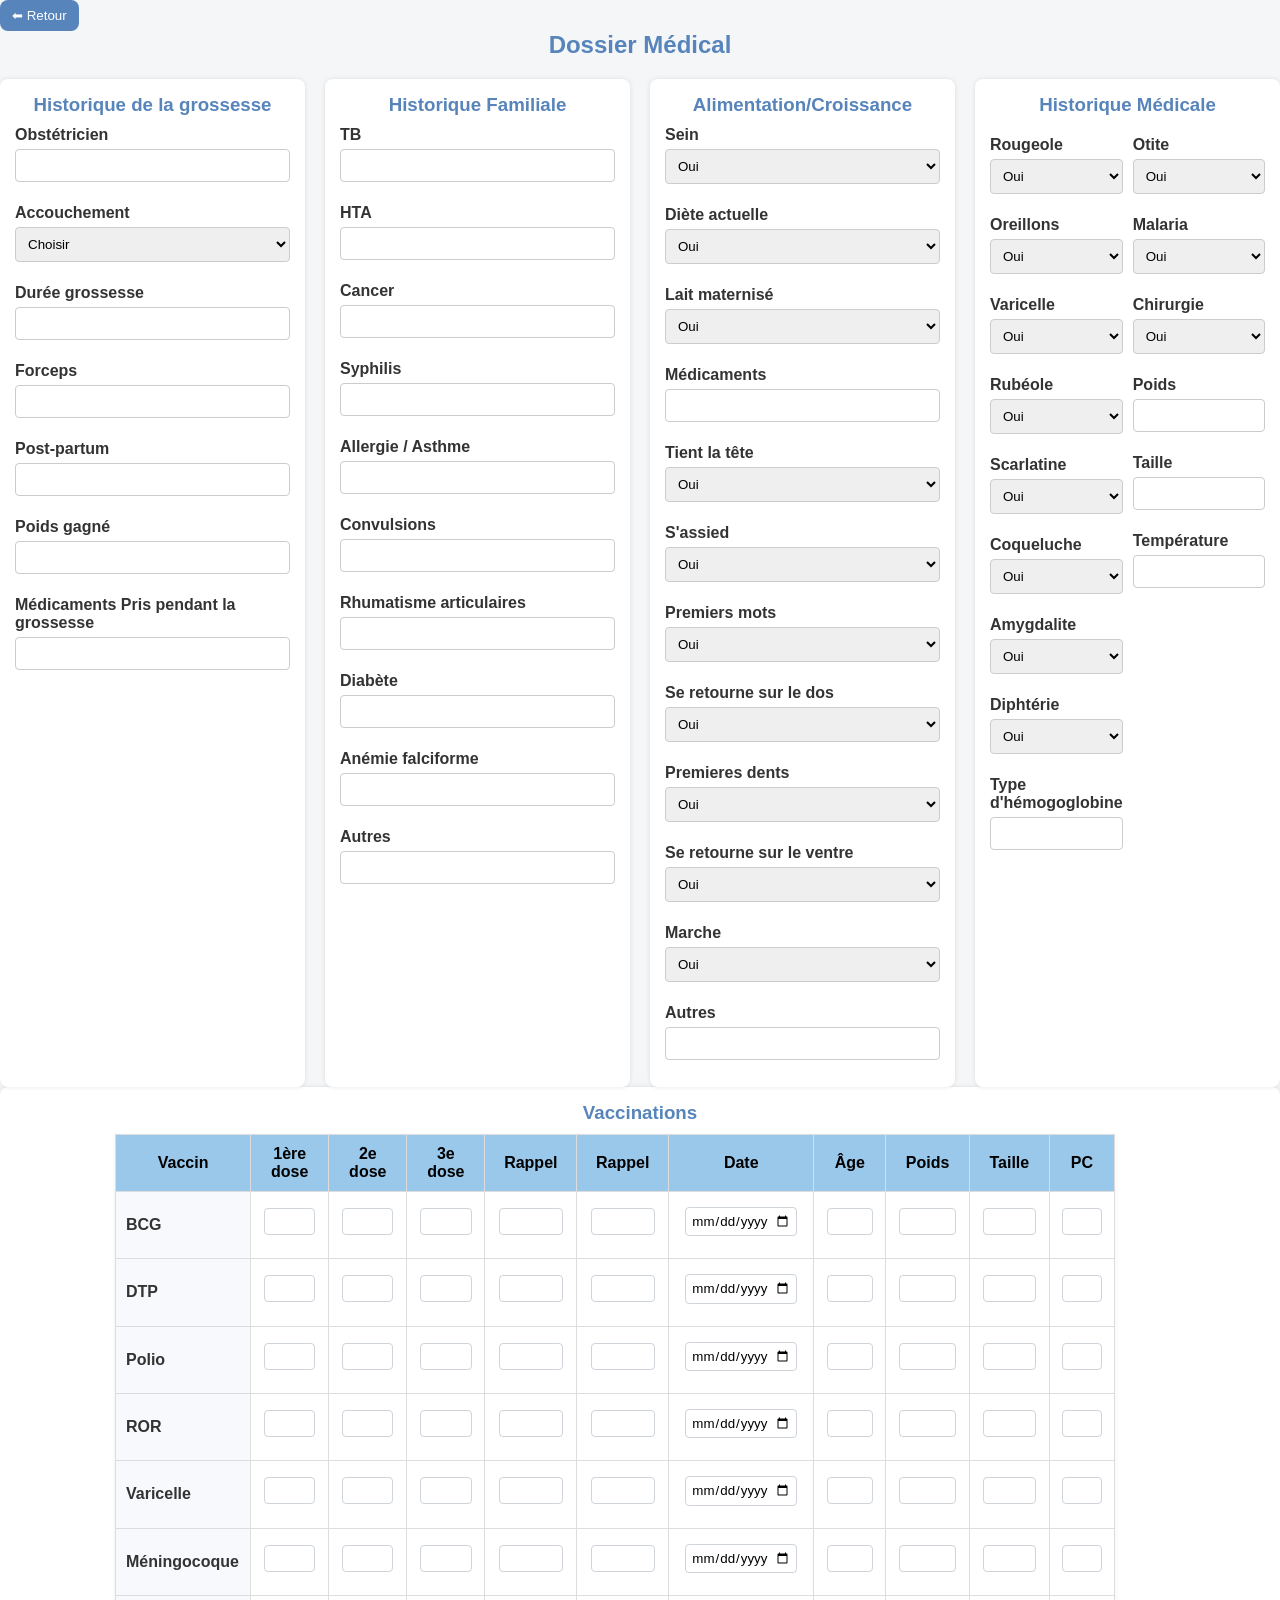
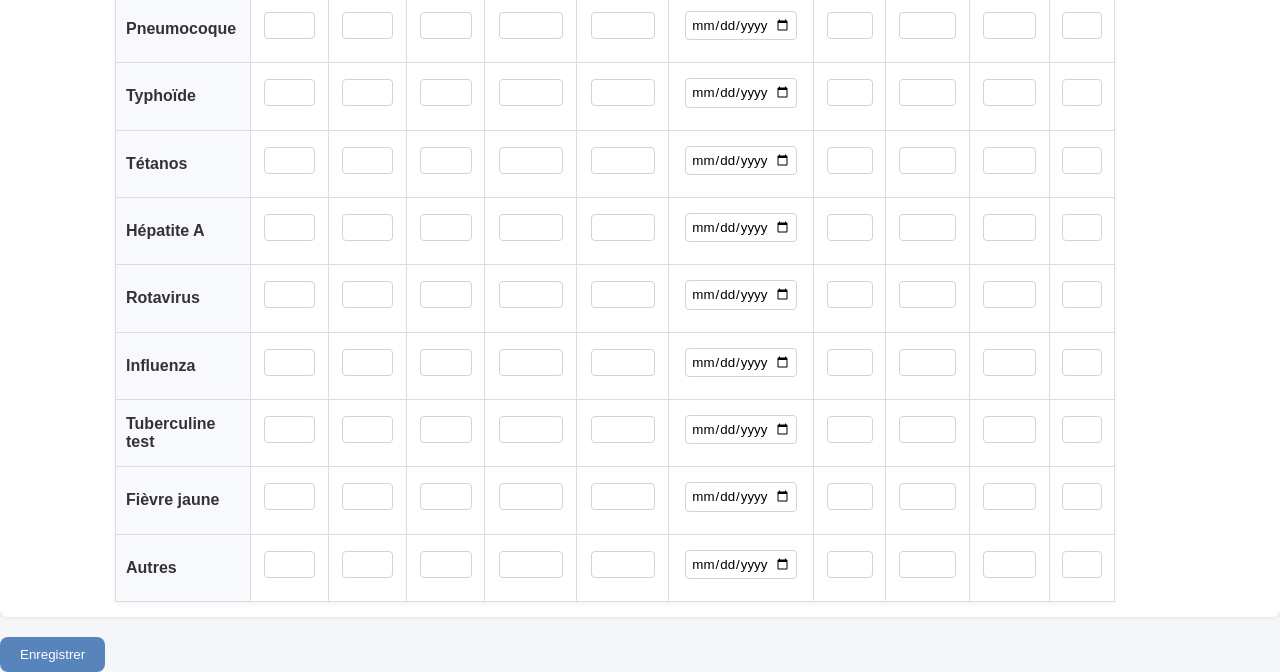
<file: pages/reports.html>
<!DOCTYPE html>
<html lang="fr">

<head>
<meta charset="UTF-8">
<title>Dossier Médical</title>
<link rel="stylesheet" href="../css/styles.css">
</head>

<body>

<button onclick="goBack()">⬅ Retour</button>

<h2>Dossier Médical</h2>


<div class="columns">


<!-- COLONNE 1 -->

<div class="section">

<h3>Historique de la grossesse</h3>

<label>Obstétricien</label>
<input id="obstetrician">

<label>Accouchement</label>

<select id="delivery">

<option value="">Choisir</option>
<option>Voie basse</option>
<option>Voie haute</option>

</select>

<div id="causeBox" style="display:none">

<label>Cause (si voie haute)</label>
<input id="cause">

</div>

<label>Durée grossesse</label>
<input id="pregnancyDuration">

<label>Forceps</label>
<input id="forceps">

<label>Post-partum</label>
<input id="postpartum">

<label>Poids gagné</label>
<input id="pregnancyWeight">

<label>Médicaments Pris pendant la grossesse</label>
<input id="pregnancyMedications">

</div>


<!-- COLONNE 2 --> 

<div class="section">

<h3>Historique Familiale</h3>

<label>TB</label>
<input id="tb">

<label>HTA</label>
<input id="hta">

<label>Cancer</label>
<input id="cancer">

<label>Syphilis</label>
<input id="syphilis">

<label>Allergie / Asthme</label>
<input id="allergy">

<label>Convulsions</label>
<input id="convulsions">

<label>Rhumatisme articulaires</label>
<input id="rheumatism">

<label>Diabète</label>
<input id="diabetes">

<label>Anémie falciforme</label>
<input id="anemia">

<label>Autres</label>
<input id="sickleCell">

</div>


<!-- COLONNE 3 -->

<div class="section">

<h3>Alimentation/Croissance</h3>

<label>Sein</label>
<select id="breastfeeding">
<option>Oui</option>
<option>Non</option>
</select>

<label>Diète actuelle</label>
<select id="diet">
<option>Oui</option>
<option>Non</option>
</select>

<label>Lait maternisé</label>
<select id="formula">
<option>Oui</option>
<option>Non</option>
</select>

<label>Médicaments</label>
<input type="text" id="drugs">

<label>Tient la tête</label>
<select id="head">
<option>Oui</option>
<option>Non</option>
</select>

<label>S'assied</label>
<select id="sit">
<option>Oui</option>
<option>Non</option>
</select>

<label>Premiers mots</label>
<select id="words">
<option>Oui</option>
<option>Non</option>
</select>

<label>Se retourne sur le dos</label>
<select id="words">
<option>Oui</option>
<option>Non</option>
</select>

<label>Premieres dents</label>
<select id="words">
<option>Oui</option>
<option>Non</option>
</select>

<label>Se retourne sur le ventre</label>
<select id="words">
<option>Oui</option>
<option>Non</option>
</select>

<label>Marche</label>
<select id="walk">
<option>Oui</option>
<option>Non</option>
</select>

<label>Autres</label>
<input type="text" id="others">

</div>


<!-- COLONNE 4 -->

<div class="section">

<h3>Historique Médicale</h3>

<div style="display:grid;grid-template-columns:1fr 1fr;gap:10px">

<div>

<label>Rougeole</label>
<select id="measles">
<option>Oui</option>
<option>Non</option>
</select>

<label>Oreillons</label>
<select id="mumps">
<option>Oui</option>
<option>Non</option>
</select>

<label>Varicelle</label>
<select id="chickenpox">
<option>Oui</option>
<option>Non</option>
</select>

<label>Rubéole</label>
<select id="rubella">
<option>Oui</option>
<option>Non</option>
</select>

<label>Scarlatine</label>
<select id="scarlet">
<option>Oui</option>
<option>Non</option>
</select>

<label>Coqueluche</label>
<select id="scarlet">
<option>Oui</option>
<option>Non</option>
</select>

<label>Amygdalite</label>
<select id="scarlet">
<option>Oui</option>
<option>Non</option>
</select>


<label>Diphtérie</label>
<select id="diphteria">
<option>Oui</option>
<option>Non</option>
</select>

<label>Type d'hémogoglobine</label>
<input type="hemoglobin">

</div>

<div>

<label>Otite</label>
<select id="otitis">
<option>Oui</option>
<option>Non</option>
</select>

<label>Malaria</label>
<select id="malaria">
<option>Oui</option>
<option>Non</option>
</select>

<label>Chirurgie</label>
<select id="surgery">
<option>Oui</option>
<option>Non</option>
</select>

<label>Poids</label>
<input id="weight">

<label>Taille</label>
<input id="height">

<label>Température</label>
<input id="temperature">

</div>

</div>

</div>

</div>



<!-- ================= TABLEAU VACCINS ================= -->

<div class="section">

<h3>Vaccinations</h3>

<table>

<thead>

<tr>

<th>Vaccin</th>
<th>1ère dose</th>
<th>2e dose</th>
<th>3e dose</th>
<th>Rappel</th>
<th>Rappel</th>
<th>Date</th>
<th>Âge</th>
<th>Poids</th>
<th>Taille</th>
<th>PC</th>

</tr>

</thead>

<tbody>

<tr><td>BCG</td><td><input></td><td><input></td><td><input></td><td><input></td><td><input></td><td><input type="date"></td><td><input></td><td><input></td><td><input></td><td><input></td></tr>

<tr><td>DTP</td><td><input></td><td><input></td><td><input></td><td><input></td><td><input></td><td><input type="date"></td><td><input></td><td><input></td><td><input></td><td><input></td></tr>

<tr><td>Polio</td><td><input></td><td><input></td><td><input></td><td><input></td><td><input></td><td><input type="date"></td><td><input></td><td><input></td><td><input></td><td><input></td></tr>

<tr><td>ROR</td><td><input></td><td><input></td><td><input></td><td><input></td><td><input></td><td><input type="date"></td><td><input></td><td><input></td><td><input></td><td><input></td></tr>

<tr><td>Varicelle</td><td><input></td><td><input></td><td><input></td><td><input></td><td><input></td><td><input type="date"></td><td><input></td><td><input></td><td><input></td><td><input></td></tr>

<tr><td>Méningocoque</td><td><input></td><td><input></td><td><input></td><td><input></td><td><input></td><td><input type="date"></td><td><input></td><td><input></td><td><input></td><td><input></td></tr>

<tr><td>Pneumocoque</td><td><input></td><td><input></td><td><input></td><td><input></td><td><input></td><td><input type="date"></td><td><input></td><td><input></td><td><input></td><td><input></td></tr>

<tr><td>Typhoïde</td><td><input></td><td><input></td><td><input></td><td><input></td><td><input></td><td><input type="date"></td><td><input></td><td><input></td><td><input></td><td><input></td></tr>

<tr><td>Tétanos</td><td><input></td><td><input></td><td><input></td><td><input></td><td><input></td><td><input type="date"></td><td><input></td><td><input></td><td><input></td><td><input></td></tr>

<tr><td>Hépatite A</td><td><input></td><td><input></td><td><input></td><td><input></td><td><input></td><td><input type="date"></td><td><input></td><td><input></td><td><input></td><td><input></td></tr>

<tr><td>Rotavirus</td><td><input></td><td><input></td><td><input></td><td><input></td><td><input></td><td><input type="date"></td><td><input></td><td><input></td><td><input></td><td><input></td></tr>

<tr><td>Influenza</td><td><input></td><td><input></td><td><input></td><td><input></td><td><input></td><td><input type="date"></td><td><input></td><td><input></td><td><input></td><td><input></td></tr>

<tr><td>Tuberculine test</td><td><input></td><td><input></td><td><input></td><td><input></td><td><input></td><td><input type="date"></td><td><input></td><td><input></td><td><input></td><td><input></td></tr>

<tr><td>Fièvre jaune</td><td><input></td><td><input></td><td><input></td><td><input></td><td><input></td><td><input type="date"></td><td><input></td><td><input></td><td><input></td><td><input></td></tr>

<tr><td>Autres</td><td><input></td><td><input></td><td><input></td><td><input></td><td><input></td><td><input type="date"></td><td><input></td><td><input></td><td><input></td><td><input></td></tr>

</tbody>

</table>

</div>


<button class="save" onclick="saveReport()">Enregistrer</button>

<script src="../js/reports.js"></script>

</body>

</html>
</file>
<file: css/index.css>
/* =====================================================
   VARIABLES
===================================================== */
:root {
  --primary: #2563eb; /* bleu clinique */
  --secondary: #38bdf8; /* bleu clair */
  --accent: #fbbf24; /* jaune doux pour accent */
  --light: #ffffff;
  --dark: #0f172a;
  --bg: #f8fafc;
  --text-color: #1e293b;
  --card-bg: #ffffff;
  --card-shadow: rgba(0, 0, 0, 0.08);
  --border-radius: 12px;
  --transition: 0.3s ease-in-out;
}

/* =====================================================
   RESET
===================================================== */
* {
  margin: 0;
  padding: 0;
  box-sizing: border-box;
  font-family: 'Segoe UI', Tahoma, Geneva, Verdana, sans-serif;
}

body {
  background-color: var(--bg);
  color: var(--text-color);
  line-height: 1.6;
  scroll-behavior: smooth;
}

a {
  text-decoration: none;
  color: inherit;
}

/* =====================================================
   NAVBAR
===================================================== */
.navbar {
  width: 100%;
  background-color: var(--light);
  box-shadow: 0 2px 8px var(--card-shadow);
  position: fixed;
  top: 0;
  left: 0;
  z-index: 1000;
}

.nav-container {
  max-width: 1200px;
  margin: auto;
  display: flex;
  justify-content: space-between;
  align-items: center;
  padding: 0.8rem 1rem;
}

.logo {
  font-weight: 700;
  font-size: 1.2rem;
  display: flex;
  align-items: center;
  gap: 0.5rem;
}

.menu-toggle {
  display: none;
  font-size: 30px;
  cursor: pointer;
}

.desktop-login{
  margin-left: 30px;
}

.mobile-login{
  display:none;
}

.nav-links {
  display: flex;
  gap: 1.5rem;
  align-items: center;
}

.nav-links a {
  padding: 0.5rem 0.8rem;
  border-radius: var(--border-radius);
  transition: var(--transition);
}

.nav-links a:hover {
  background-color: var(--secondary);
  color: var(--light);
}

.btn-login {
  background-color: var(--primary);
  color: var(--light);
  padding: 0.5rem 1rem;
  border-radius: var(--border-radius);
  transition: var(--transition);
}

.btn-login:hover {
  background-color: var(--secondary);
}

/* MOBILE NAV */
@media (max-width: 768px) {
  .menu-toggle {
    display: block;
  }

  .nav-links {
    position: absolute;
    top: 0; /* commençons depuis le haut */
    right: 0; /* position à droite */
    width: 50%; /* seulement la moitié de l'écran */
    height: 100vh; /* pleine hauteur de l'écran */
    background-color: var(--light);
    flex-direction: column;
    gap: 0;
    overflow: hidden;
    max-height: 100vh;
    transform: translateX(100%); /* caché à droite au départ */
    transition: transform 0.3s ease-in-out;
    box-shadow: -2px 0 10px var(--card-shadow);
    padding-top: 4rem; /* espace pour le navbar */
  }

  .nav-links.active {
    transform: translateX(0); /* fait glisser le menu */
  }

  .nav-links a {
    padding: 1rem;
    border-bottom: 1px solid #e5e7eb;
  }

  .desktop-login {
    display: none;
  }

  .mobile-login {
    display: block;
  }
}

/* =====================================================
   HERO
===================================================== */
.hero {
  position: relative;
  height: 100vh;
  margin-top: 80px;
  overflow: hidden;
}

.slide {
  position: absolute;
  width: 100%;
  height: 100%;
  opacity: 0;
  transition: opacity 1s ease-in-out;
}

.slide.active {
  opacity: 1;
}

.slide img {
  width: 100%;
  height: 100%;
  object-fit: cover;
  filter: brightness(60%);
}

.hero-content {
  position: absolute;
  top: 50%;
  left: 50%;
  transform: translate(-50%, -50%);
  text-align: center;
  color: white;
  z-index: 2;
}

.hero-content h1 {
  font-size: 45px;
  margin-bottom: 20px;
}

.hero-content p {
  font-size: 18px;
  margin-bottom: 25px;
}

.btn-primary {
  background-color: var(--accent);
  color: var(--dark);
  padding: 0.7rem 1.5rem;
  border-radius: var(--border-radius);
  font-weight: 600;
  transition: var(--transition);
}

.btn-primary:hover {
  background-color: #fcd34d;
}

/* =====================================================
   SECTIONS & CARDS
===================================================== */
.section {
  padding: 6rem 1rem 3rem;
  max-width: 1200px;
  margin: auto;
}

.section h2 {
  text-align: center;
  font-size: 2rem;
  margin-bottom: 2rem;
  color: var(--primary);
}

.cards-container {
  display: grid;
  grid-template-columns: repeat(auto-fit, minmax(250px, 1fr));
  gap: 1.5rem;
}

.card {
  background-color: var(--card-bg);
  padding: 1.5rem;
  border-radius: var(--border-radius);
  box-shadow: 0 4px 10px var(--card-shadow);
  transition: transform 0.3s ease, box-shadow 0.3s ease;
}

.card:hover {
  transform: translateY(-5px);
  box-shadow: 0 8px 20px var(--card-shadow);
}

.card h3 {
  margin-bottom: 0.8rem;
  color: var(--secondary);
}

.card p {
  color: #334155;
}

/* =====================================================
   FOOTER
===================================================== */
.footer {
  background-color: var(--dark);
  color: #cbd5e1;
  padding: 3rem 1rem 1rem;
  margin-top: 3rem;
}

.footer-container {
  display: grid;
  grid-template-columns: repeat(auto-fit, minmax(200px, 1fr));
  gap: 2rem;
  max-width: 1200px;
  margin: auto;
}

.footer h3,
.footer h4 {
  color: var(--light);
  margin-bottom: 1rem;
}

.footer a {
  color: #94a3b8;
  transition: var(--transition);
}

.footer a:hover {
  color: var(--accent);
}

.footer-bottom {
  text-align: center;
  margin-top: 2rem;
  font-size: 0.9rem;
  border-top: 1px solid #475569;
  padding-top: 1rem;
}

.secure {
  color: #94a3b8;
}

/* =====================================================
   RESPONSIVE HERO TEXT
===================================================== */
@media (max-width: 768px) {
  .hero-content h1 {
    font-size: 1.8rem;
  }

  .hero-content p {
    font-size: 1rem;
  }
}
</file>
<file: css/contact.css>
/* =====================================================
   VARIABLES (même thème que index.html)
===================================================== */
:root {
  --primary: #2563eb; /* bleu clinique */
  --secondary: #38bdf8; /* bleu clair */
  --accent: #fbbf24; /* jaune doux pour accent */
  --light: #ffffff;
  --dark: #0f172a;
  --bg: #f8fafc;
  --text-color: #1e293b;
  --card-bg: #ffffff;
  --card-shadow: rgba(0, 0, 0, 0.08);
  --border-radius: 12px;
  --transition: 0.3s ease-in-out;
}

/* =====================================================
   RESET
===================================================== */
* {
  margin: 0;
  padding: 0;
  box-sizing: border-box;
  font-family: 'Segoe UI', Tahoma, Geneva, Verdana, sans-serif;
}

body {
  background-color: var(--bg);
  color: var(--text-color);
  line-height: 1.6;
  scroll-behavior: smooth;
}

a {
  text-decoration: none;
  color: inherit;
}

/* =====================================================
   NAVBAR (copié d'index.html)
===================================================== */
.navbar {
  width: 100%;
  background-color: var(--light);
  box-shadow: 0 2px 8px var(--card-shadow);
  position: fixed;
  top: 0;
  left: 0;
  z-index: 1000;
}

.nav-container {
  max-width: 1200px;
  margin: auto;
  display: flex;
  justify-content: space-between;
  align-items: center;
  padding: 0.8rem 1rem;
}

.logo {
  font-weight: 700;
  font-size: 1.2rem;
  display: flex;
  align-items: center;
  gap: 0.5rem;
}

.menu-toggle {
  display: none;
  font-size: 30px;
  cursor: pointer;
}

.desktop-login{
  margin-left: 30px;
}

.mobile-login{
  display:none;
}

.nav-links {
  display: flex;
  gap: 1.5rem;
  align-items: center;
}

.nav-links a {
  padding: 0.5rem 0.8rem;
  border-radius: var(--border-radius);
  transition: var(--transition);
}

.nav-links a:hover {
  background-color: var(--secondary);
  color: var(--light);
}

.btn-login {
  background-color: var(--primary);
  color: var(--light);
  padding: 0.5rem 1rem;
  border-radius: var(--border-radius);
  transition: var(--transition);
}

.btn-login:hover {
  background-color: var(--secondary);
}

/* MOBILE NAV */
@media (max-width: 768px) {
  .menu-toggle {
    display: block;
  }

  .nav-links {
    position: absolute;
    top: 0; /* commençons depuis le haut */
    right: 0; /* position à droite */
    width: 50%; /* seulement la moitié de l'écran */
    height: 100vh; /* pleine hauteur de l'écran */
    background-color: var(--light);
    flex-direction: column;
    gap: 0;
    overflow: hidden;
    max-height: 100vh;
    transform: translateX(100%); /* caché à droite au départ */
    transition: transform 0.3s ease-in-out;
    box-shadow: -2px 0 10px var(--card-shadow);
    padding-top: 4rem; /* espace pour le navbar */
  }

  .nav-links.active {
    transform: translateX(0); /* fait glisser le menu */
  }

  .nav-links a {
    padding: 1rem;
    border-bottom: 1px solid #e5e7eb;
  }

  .desktop-login {
    display: none;
  }

  .mobile-login {
    display: block;
  }
}

/* =====================================================
   CONTAINER CONTACT
===================================================== */
.container {
  max-width: 900px;
  margin: 120px auto 3rem; /* espace pour navbar fixe */
  padding: 1rem;
  background-color: var(--card-bg);
  border-radius: var(--border-radius);
  box-shadow: 0 4px 15px var(--card-shadow);
}

.container h1,
.container h2 {
  text-align: center;
  color: var(--primary);
  margin-bottom: 1rem;
}

.container p {
  text-align: center;
  margin-bottom: 1rem;
  color: #334155;
}

/* INFO CONTACT */
.info {
  margin-bottom: 2rem;
  padding: 1rem;
  border-left: 4px solid var(--accent);
  background-color: #f1f5f9;
  border-radius: var(--border-radius);
}

.info p {
  margin-bottom: 0.8rem;
  font-size: 1rem;
}

/* FORMULAIRE */
form {
  display: flex;
  flex-direction: column;
  gap: 1rem;
}

.form-group input,
.form-group textarea {
  width: 100%;
  padding: 0.8rem 1rem;
  border: 1px solid #cbd5e1;
  border-radius: var(--border-radius);
  font-size: 1rem;
  transition: var(--transition);
}

.form-group input:focus,
.form-group textarea:focus {
  outline: none;
  border-color: var(--primary);
  box-shadow: 0 0 0 3px rgba(37, 99, 235, 0.2);
}

button[type="submit"] {
  width: fit-content;
  align-self: center;
  background-color: var(--accent);
  color: var(--dark);
  padding: 0.8rem 2rem;
  border: none;
  border-radius: var(--border-radius);
  font-size: 1rem;
  font-weight: 600;
  cursor: pointer;
  transition: var(--transition);
}

button[type="submit"]:hover {
  background-color: #fcd34d;
}

/* =====================================================
   FOOTER (copié d'index.html)
===================================================== */
.footer {
  background-color: var(--dark);
  color: #cbd5e1;
  padding: 3rem 1rem 1rem;
  margin-top: 3rem;
}

.footer-container {
  display: grid;
  grid-template-columns: repeat(auto-fit, minmax(200px, 1fr));
  gap: 2rem;
  max-width: 1200px;
  margin: auto;
}

.footer h3,
.footer h4 {
  color: var(--light);
  margin-bottom: 1rem;
}

.footer a {
  color: #94a3b8;
  transition: var(--transition);
}

.footer a:hover {
  color: var(--accent);
}

.footer-bottom {
  text-align: center;
  margin-top: 2rem;
  font-size: 0.9rem;
  border-top: 1px solid #475569;
  padding-top: 1rem;
}

.secure {
  color: #94a3b8;
}

/* =====================================================
   RESPONSIVE
===================================================== */
@media (max-width: 768px) {
  .container {
    margin: 100px 1rem 2rem;
    padding: 1rem;
  }
}
</file>
<file: css/auth.css>
/* =====================================================
   VARIABLES (même thème que index.html)
===================================================== */
:root {
  --primary: #2563eb;
  --secondary: #38bdf8;
  --accent: #fbbf24;
  --light: #ffffff;
  --dark: #0f172a;
  --bg: #f8fafc;
  --text-color: #1e293b;
  --card-bg: #ffffff;
  --card-shadow: rgba(0, 0, 0, 0.1);
  --border-radius: 12px;
  --transition: 0.3s ease-in-out;
}

/* =====================================================
   RESET
===================================================== */
* {
  margin: 0;
  padding: 0;
  box-sizing: border-box;
  font-family: 'Segoe UI', Tahoma, Geneva, Verdana, sans-serif;
}

body {
  background-color: var(--bg);
  color: var(--text-color);
  height: 100vh;
  display: flex;
  justify-content: center;
  align-items: center;
}

/* =====================================================
   WRAPPER CARD
===================================================== */
.login-wrapper, .register-wrapper {
  width: 100%;
  max-width: 400px;
  padding: 1rem;
}

.login-card, .register-card {
  background-color: var(--card-bg);
  padding: 2rem 1.5rem;
  border-radius: var(--border-radius);
  box-shadow: 0 8px 25px var(--card-shadow);
  text-align: center;
  transition: transform 0.3s ease, box-shadow 0.3s ease;
}

.login-card:hover, .register-card:hover {
  transform: translateY(-3px);
  box-shadow: 0 12px 30px var(--card-shadow);
}

/* TITRE */
.login-card h2, .register-card h2 {
  color: var(--primary);
  margin-bottom: 1.5rem;
}

/* ERREURS */
.error {
  color: #dc2626;
  margin-bottom: 1rem;
  font-size: 0.9rem;
}

/* FORMULAIRE */
form {
  display: flex;
  flex-direction: column;
  gap: 1rem;
}

form input, form select, form textarea {
  padding: 0.8rem 1rem;
  border: 1px solid #cbd5e1;
  border-radius: var(--border-radius);
  font-size: 1rem;
  transition: var(--transition);
}

form input:focus, form select:focus, form textarea:focus {
  outline: none;
  border-color: var(--primary);
  box-shadow: 0 0 0 3px rgba(37, 99, 235, 0.2);
}

/* BOUTON */
form button {
  background-color: var(--accent);
  color: var(--dark);
  padding: 0.8rem 1.5rem;
  border: none;
  border-radius: var(--border-radius);
  font-size: 1rem;
  font-weight: 600;
  cursor: pointer;
  transition: var(--transition);
}

form button:hover {
  background-color: #fcd34d;
}

/* LIENS */
.login-card p, .register-card p {
  margin-top: 1rem;
  font-size: 0.95rem;
}

.login-card a, .register-card a {
  color: var(--primary);
  font-weight: 600;
  transition: var(--transition);
}

.login-card a:hover, .register-card a:hover {
  color: var(--secondary);
}

/* RESPONSIVE */
@media (max-width: 480px) {
  .login-card, .register-card {
    padding: 1.5rem 1rem;
  }

  form input, form select, form textarea {
    font-size: 0.95rem;
  }

  form button {
    font-size: 0.95rem;
    padding: 0.7rem 1rem;
  }
}
</file>
<file: css/service.css>
/* =====================================================
   VARIABLES (même thème que index.html)
===================================================== */
:root {
  --primary: #2563eb; /* bleu clinique */
  --secondary: #38bdf8; /* bleu clair */
  --accent: hsl(43, 96%, 56%); /* jaune doux pour accent */
  --light: #ffffff;
  --dark: #0f172a;
  --bg: #f8fafc;
  --text-color: #1e293b;
  --card-bg: #ffffff;
  --card-shadow: rgba(0, 0, 0, 0.08);
  --border-radius: 12px;
  --transition: 0.3s ease-in-out;
}

/* =====================================================
   RESET
===================================================== */
* {
  margin: 0;
  padding: 0;
  box-sizing: border-box;
  font-family: 'Segoe UI', Tahoma, Geneva, Verdana, sans-serif;
}

body {
  background-color: var(--bg);
  color: var(--text-color);
  line-height: 1.6;
  scroll-behavior: smooth;
}

a {
  text-decoration: none;
  color: inherit;
}

/* =====================================================
   NAVBAR (copié d'index.html)
===================================================== */
.navbar {
  width: 100%;
  background-color: var(--light);
  box-shadow: 0 2px 8px var(--card-shadow);
  position: fixed;
  top: 0;
  left: 0;
  z-index: 1000;
}

.nav-container {
  max-width: 1200px;
  margin: auto;
  display: flex;
  justify-content: space-between;
  align-items: center;
  padding: 0.8rem 1rem;
}

.logo {
  font-weight: 700;
  font-size: 1.2rem;
  display: flex;
  align-items: center;
  gap: 0.5rem;
}

.menu-toggle {
  display: none;
  font-size: 30px;
  cursor: pointer;
}

.desktop-login{
  margin-left: 30px;
}

.mobile-login{
  display:none;
}

.nav-links {
  display: flex;
  gap: 1.5rem;
  align-items: center;
}

.nav-links a {
  padding: 0.5rem 0.8rem;
  border-radius: var(--border-radius);
  transition: var(--transition);
}

.nav-links a:hover {
  background-color: var(--secondary);
  color: var(--light);
}

.btn-login {
  background-color: var(--primary);
  color: var(--light);
  padding: 0.5rem 1rem;
  border-radius: var(--border-radius);
  transition: var(--transition);
}

.btn-login:hover {
  background-color: var(--secondary);
}

/* MOBILE NAV */
@media (max-width: 768px) {
  .menu-toggle {
    display: block;
  }

  .nav-links {
    position: absolute;
    top: 0; /* commençons depuis le haut */
    right: 0; /* position à droite */
    width: 50%; /* seulement la moitié de l'écran */
    height: 100vh; /* pleine hauteur de l'écran */
    background-color: var(--light);
    flex-direction: column;
    gap: 0;
    overflow: hidden;
    max-height: 100vh;
    transform: translateX(100%); /* caché à droite au départ */
    transition: transform 0.3s ease-in-out;
    box-shadow: -2px 0 10px var(--card-shadow);
    padding-top: 4rem; /* espace pour le navbar */
  }

  .nav-links.active {
    transform: translateX(0); /* fait glisser le menu */
  }

  .nav-links a {
    padding: 1rem;
    border-bottom: 1px solid #e5e7eb;
  }

  .desktop-login {
    display: none;
  }

  .mobile-login {
    display: block;
  }
}

/* =====================================================
   HERO / SECTION PRINCIPALE
===================================================== */
.hero {
  text-align: center;
  padding: 120px 1rem 3rem; /* espace pour navbar fixe */
}

.hero h1 {
  font-size: 2rem;
  color: var(--primary);
  margin-bottom: 0.8rem;
}

.hero p {
  font-size: 1rem;
  color: #334155;
}

/* =====================================================
   SERVICES CARDS
===================================================== */
.services {
  display: grid;
  grid-template-columns: repeat(auto-fit, minmax(250px, 1fr));
  gap: 1.5rem;
  max-width: 1200px;
  margin: auto;
  padding: 3rem 1rem;
}

.services .card {
  background-color: var(--card-bg);
  padding: 1.5rem;
  border-radius: var(--border-radius);
  box-shadow: 0 4px 10px var(--card-shadow);
  transition: transform 0.3s ease, box-shadow 0.3s ease;
}

.services .card:hover {
  transform: translateY(-5px);
  box-shadow: 0 8px 20px var(--card-shadow);
}

.services .card h3 {
  margin-bottom: 0.8rem;
  color: var(--secondary);
}

.services .card p {
  color: #334155;
}

/* =====================================================
   ADVANTAGES
===================================================== */
.advantages {
  max-width: 800px;
  margin: auto;
  padding: 3rem 1rem;
  text-align: center;
}

.advantages h2 {
  font-size: 2rem;
  color: var(--primary);
  margin-bottom: 1.5rem;
}

.advantages ul {
  list-style: none;
}

.advantages ul li {
  margin-bottom: 0.8rem;
  font-size: 1rem;
}

/* =====================================================
   CONTACT CTA
===================================================== */
.contact-cta {
  max-width: 600px;
  margin: auto;
  text-align: center;
  padding: 3rem 1rem;
  background-color: var(--secondary);
  color: var(--dark);
  border-radius: var(--border-radius);
}

.contact-cta a {
  display: inline-block;
  margin-top: 1rem;
  padding: 0.8rem 1.5rem;
  background-color: var(--primary);
  color: var(--dark);
  font-weight: 600;
  border-radius: var(--border-radius);
  transition: var(--transition);
}

.contact-cta a:hover {
  background-color: #fcd34d;
}

/* =====================================================
   FOOTER (copié d'index.html)
===================================================== */
.footer {
  background-color: var(--dark);
  color: #cbd5e1;
  padding: 3rem 1rem 1rem;
  margin-top: 3rem;
}

.footer-container {
  display: grid;
  grid-template-columns: repeat(auto-fit, minmax(200px, 1fr));
  gap: 2rem;
  max-width: 1200px;
  margin: auto;
}

.footer h3,
.footer h4 {
  color: var(--light);
  margin-bottom: 1rem;
}

.footer a {
  color: #94a3b8;
  transition: var(--transition);
}

.footer a:hover {
  color: var(--accent);
}

.footer-bottom {
  text-align: center;
  margin-top: 2rem;
  font-size: 0.9rem;
  border-top: 1px solid #475569;
  padding-top: 1rem;
}

.secure {
  color: #94a3b8;
}

/* =====================================================
   RESPONSIVE
===================================================== */
@media (max-width: 768px) {
  .hero h1 {
    font-size: 1.5rem;
  }

  .services {
    grid-template-columns: 1fr;
  }
}
</file>
<file: css/styles.css>
/* ================= BASE ================= */

:root{

    --primary: #5784BA;
    --secondary: #9AC8EB;
    --accent: #F4CFDF;
    --light: #ffffff;
    --dark: #0f172a;
    --bg: #f8fafc;
    --text-color: #1e293b;
    --card-bg: #ffffff;
    --card-shadow: rgba(0, 0, 0, 0.08);
    --border-radius: 12px;
    --transition: 0.3s ease-in-out;
    --light:#f4f6f8;
    --border:8px;
    --success: #5FC2BA;
    --warning: #F4A261;
    --danger: #f44336;
}

*{
box-sizing:border-box;
margin:0;
padding:0;
font-family:Arial, sans-serif;
}

body{
background:var(--light);
color:#333;
}

/* =====================================================
   SIDEBAR
===================================================== */

body{
margin:0;
font-family: Arial, Helvetica, sans-serif;
}

/* SIDEBAR */

.sidebar{
position:fixed;
top:0;
left:0;
width:250px;
height:100vh;

background-color:var(--primary);
color:var(--light);

display:flex;
flex-direction:column;
justify-content:space-between;

padding:20px 0;
}

/* LOGO */

.sidebar-logo{
font-size:20px;
font-weight:700;
text-align:center;
margin-bottom:30px;
}

/* MENU */

.sidebar-menu a{
display:block;
padding:12px 20px;
color:var(--light);
text-decoration:none;
border-left:4px solid transparent;
transition:0.3s;
}

.sidebar-menu a:hover,
.sidebar-menu a.active{
background-color:var(--secondary);
border-left:4px solid var(--accent);
}

/* LOGOUT */

.logout{
padding:15px;
}

.logout a{
display:block;
text-align:center;
padding:10px;
background:var(--secondary);
border-radius:6px;
color:white;
text-decoration:none;
}

.logout a:hover{
background:var(--accent);
color:black;
}

/* MAIN CONTENT */

.main-content{
margin-left:250px;
padding:30px;
width:calc(100% - 250px);
}

h1,h2,h3{
color:var(--primary);
}

h2{
text-align:center;
margin-bottom:20px;
}

h3{
    text-align: center;
}




/* ================= FORM ================= */

form{
background:white;
padding:20px;
border-radius:var(--border);
box-shadow:0 2px 5px rgba(0,0,0,0.1);
margin-bottom:30px;
}

label{
display:block;
font-weight:bold;
margin-top:10px;
}

input,select{
width:100%;
padding:8px;
margin-top:5px;
margin-bottom:12px;
border:1px solid #ccc;
border-radius:4px;
}

.pending {
    background-color: var(--warning); 
    color: white; padding: 4px 8px; 
    border-radius: 6px; font-size: 12px; 
} 

.confirmed { 
    background-color: var(--success); 
    color: white; 
    padding: 4px 8px; 
    border-radius: 6px; 
    font-size: 12px; }

.cancelled { 
    background-color: var(--danger); 
    color: white; 
    padding: 4px 8px; 
    border-radius: 6px; 
    font-size: 12px; 
}


/* ================= BUTTON ================= */

button{
background:var(--primary);
color:white;
border:none;
padding:8px 12px;
border-radius:8px;
cursor:pointer;
margin-right:5px;
}

button:hover{
background:var(--accent);
color: black;

}

.save{
background:var(--primary);
margin-top:20px;
padding:10px 20px;
}


/* ================= TABLE ================= */

table{
width:80%;
border-collapse:collapse;
margin-top:10px;
margin-left: 100px;
background:white;
box-shadow:0 2px 6px rgba(0,0,0,0.05);
}

thead{
background:var(--secondary);
color:black;
}

th,td{
padding:10px;
border:1px solid #ddd;
text-align:center;
}

tbody td:first-child{
text-align:left;
font-weight:600;
background:#f7f9fc;
}

tbody tr:hover{
background:#f1f6ff;
}

table input{
width:90%;
padding:5px;
border:1px solid #cfd4da;
border-radius:4px;
}


/* ================= LAYOUT ================= */

.grid{
display:grid;
grid-template-columns:1fr 1fr;
gap:25px;
}

.columns{
display:grid;
grid-template-columns:repeat(4,1fr);
gap:20px;
margin-top:20px;
}

.section{
background:white;
padding:15px;
border-radius:8px;
box-shadow:0 0 5px rgba(0,0,0,0.1);
}

.section h3{
margin-bottom:10px;
}


/* ================= VISIT INFO ================= */

.top-info{
display:grid;
grid-template-columns:repeat(6,1fr);
gap:15px;
margin-bottom:20px;
}

.top-info div{
background:white;
padding:10px;
border-radius:6px;
box-shadow:0 0 4px rgba(0,0,0,0.08);
}


/* ================= RESPONSIVE ================= */

@media(max-width:1200px){

.columns{
grid-template-columns:repeat(2,1fr);
}

.top-info{
grid-template-columns:repeat(3,1fr);
}

}

@media(max-width:800px){

.grid{
grid-template-columns:1fr;
}

.columns{
grid-template-columns:1fr;
}

.top-info{
grid-template-columns:repeat(2,1fr);
}

}
</file>
